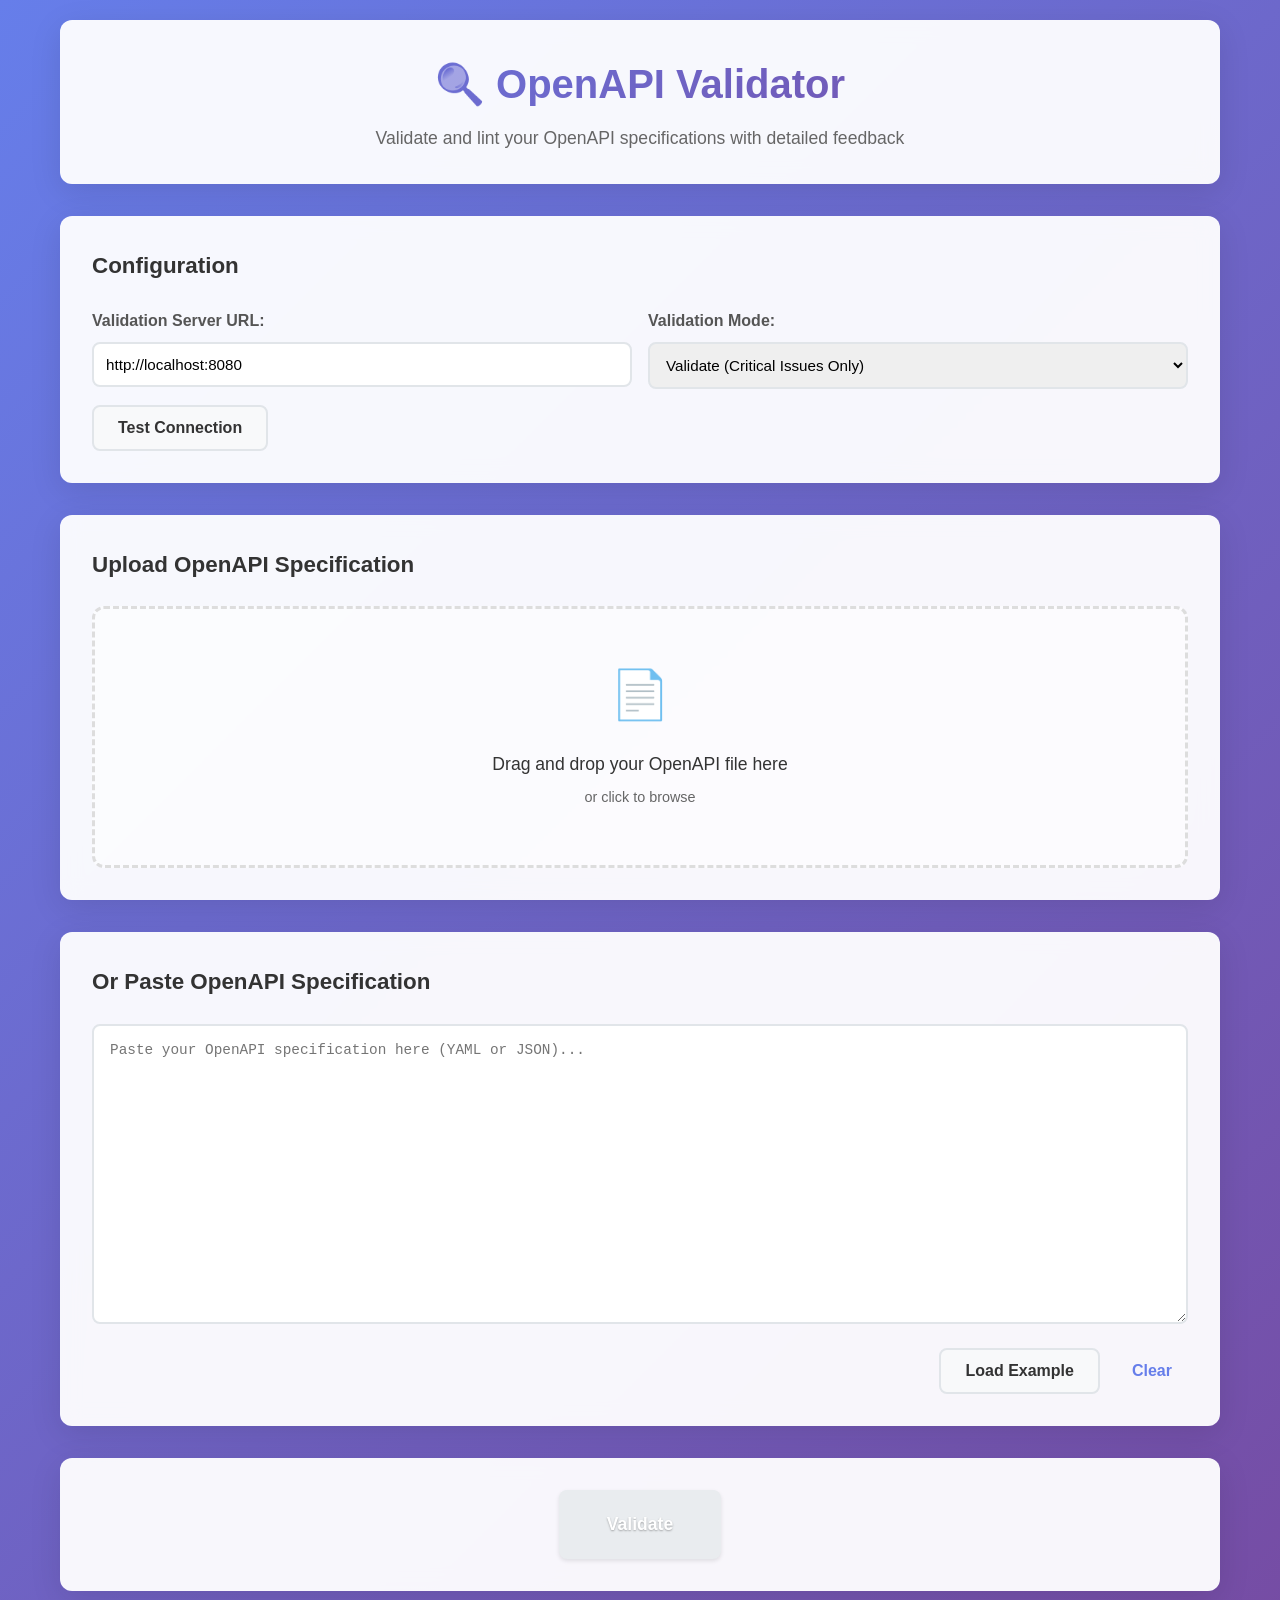
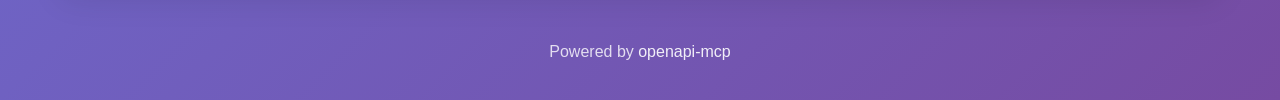
<file: openapi-validator/index.html>
<!DOCTYPE html>
<html lang="en">
<head>
    <meta charset="UTF-8">
    <meta name="viewport" content="width=device-width, initial-scale=1.0">
    <title>OpenAPI Validator</title>
    <link rel="stylesheet" href="styles.css">
    <link rel="icon" href="data:image/svg+xml,<svg xmlns='http://www.w3.org/2000/svg' viewBox='0 0 100 100'><text y='.9em' font-size='90'>🔍</text></svg>">
</head>
<body>
    <div class="container">
        <header>
            <h1>🔍 OpenAPI Validator</h1>
            <p>Validate and lint your OpenAPI specifications with detailed feedback</p>
        </header>

        <main>
            <!-- Configuration Section -->
            <section class="config-section">
                <h2>Configuration</h2>
                <div class="config-grid">
                    <div class="config-item">
                        <label for="server-url">Validation Server URL:</label>
                        <input type="url" id="server-url" value="http://localhost:8080" 
                               placeholder="http://localhost:8080">
                    </div>
                    <div class="config-item">
                        <label for="validation-mode">Validation Mode:</label>
                        <select id="validation-mode">
                            <option value="validate">Validate (Critical Issues Only)</option>
                            <option value="lint">Lint (Comprehensive Analysis)</option>
                        </select>
                    </div>
                </div>
                <button id="test-connection" class="btn btn-secondary">Test Connection</button>
                <div id="connection-status" class="status-indicator"></div>
            </section>

            <!-- Upload Section -->
            <section class="upload-section">
                <h2>Upload OpenAPI Specification</h2>
                <div class="upload-area" id="upload-area">
                    <div class="upload-content">
                        <div class="upload-icon">📄</div>
                        <p>Drag and drop your OpenAPI file here</p>
                        <p class="upload-subtitle">or click to browse</p>
                        <input type="file" id="file-input" accept=".json,.yaml,.yml" hidden>
                    </div>
                </div>
                <div class="file-info" id="file-info" style="display: none;">
                    <div class="file-details">
                        <span class="file-name" id="file-name"></span>
                        <span class="file-size" id="file-size"></span>
                    </div>
                    <button id="clear-file" class="btn btn-text">Clear</button>
                </div>
            </section>

            <!-- Text Input Alternative -->
            <section class="text-input-section">
                <h2>Or Paste OpenAPI Specification</h2>
                <textarea id="spec-input" placeholder="Paste your OpenAPI specification here (YAML or JSON)..."></textarea>
                <div class="text-actions">
                    <button id="load-example" class="btn btn-secondary">Load Example</button>
                    <button id="clear-text" class="btn btn-text">Clear</button>
                </div>
            </section>

            <!-- Actions -->
            <section class="actions-section">
                <button id="validate-btn" class="btn btn-primary" disabled>
                    <span class="btn-text">Validate</span>
                    <span class="btn-spinner" style="display: none;">⟳</span>
                </button>
            </section>

            <!-- Results Section -->
            <section class="results-section" id="results-section" style="display: none;">
                <h2>Validation Results</h2>
                <div class="results-header">
                    <div class="results-summary" id="results-summary"></div>
                    <div class="results-actions">
                        <button id="export-results" class="btn btn-secondary">Export Results</button>
                    </div>
                </div>
                <div class="results-content" id="results-content"></div>
            </section>
        </main>

        <footer>
            <p>Powered by <a href="https://github.com/jedisct1/openapi-mcp" target="_blank">openapi-mcp</a></p>
        </footer>
    </div>

    <script src="script.js"></script>
</body>
</html>
</file>
<file: openapi-validator/styles.css>
/* Reset and base styles */
* {
    margin: 0;
    padding: 0;
    box-sizing: border-box;
}

body {
    font-family: -apple-system, BlinkMacSystemFont, 'Segoe UI', Roboto, Oxygen, Ubuntu, Cantarell, sans-serif;
    line-height: 1.6;
    color: #333;
    background: linear-gradient(135deg, #667eea 0%, #764ba2 100%);
    min-height: 100vh;
}

.container {
    max-width: 1200px;
    margin: 0 auto;
    padding: 20px;
}

/* Header */
header {
    text-align: center;
    margin-bottom: 2rem;
    background: rgba(255, 255, 255, 0.95);
    padding: 2rem;
    border-radius: 12px;
    backdrop-filter: blur(10px);
    box-shadow: 0 8px 32px rgba(0, 0, 0, 0.1);
}

header h1 {
    font-size: 2.5rem;
    margin-bottom: 0.5rem;
    background: linear-gradient(135deg, #667eea, #764ba2);
    -webkit-background-clip: text;
    -webkit-text-fill-color: transparent;
    background-clip: text;
}

header p {
    font-size: 1.1rem;
    color: #666;
}

/* Main content */
main {
    display: flex;
    flex-direction: column;
    gap: 2rem;
}

/* Sections */
section {
    background: rgba(255, 255, 255, 0.95);
    padding: 2rem;
    border-radius: 12px;
    backdrop-filter: blur(10px);
    box-shadow: 0 8px 32px rgba(0, 0, 0, 0.1);
}

section h2 {
    margin-bottom: 1.5rem;
    color: #333;
    font-size: 1.4rem;
}

/* Configuration Section */
.config-grid {
    display: grid;
    grid-template-columns: 1fr 1fr;
    gap: 1rem;
    margin-bottom: 1rem;
}

.config-item {
    display: flex;
    flex-direction: column;
    gap: 0.5rem;
}

.config-item label {
    font-weight: 600;
    color: #555;
}

.config-item input,
.config-item select {
    padding: 0.75rem;
    border: 2px solid #e1e5e9;
    border-radius: 8px;
    font-size: 0.95rem;
    transition: border-color 0.2s;
}

.config-item input:focus,
.config-item select:focus {
    outline: none;
    border-color: #667eea;
}

/* Status indicator */
.status-indicator {
    margin-top: 1rem;
    padding: 0.75rem;
    border-radius: 8px;
    font-weight: 500;
    text-align: center;
    display: none;
}

.status-indicator.success {
    background: #d4edda;
    color: #155724;
    border: 1px solid #c3e6cb;
    display: block;
}

.status-indicator.error {
    background: #f8d7da;
    color: #721c24;
    border: 1px solid #f5c6cb;
    display: block;
}

.status-indicator.testing {
    background: #fff3cd;
    color: #856404;
    border: 1px solid #ffeaa7;
    display: block;
}

/* Upload Section */
.upload-area {
    border: 3px dashed #ddd;
    border-radius: 12px;
    padding: 3rem;
    text-align: center;
    cursor: pointer;
    transition: all 0.3s ease;
    background: rgba(255, 255, 255, 0.5);
}

.upload-area:hover,
.upload-area.dragover {
    border-color: #667eea;
    background: rgba(102, 126, 234, 0.05);
}

.upload-content {
    pointer-events: none;
}

.upload-icon {
    font-size: 3rem;
    margin-bottom: 1rem;
}

.upload-area p {
    font-size: 1.1rem;
    margin-bottom: 0.5rem;
}

.upload-subtitle {
    color: #666;
    font-size: 0.9rem !important;
}

.file-info {
    display: flex;
    justify-content: space-between;
    align-items: center;
    padding: 1rem;
    background: rgba(102, 126, 234, 0.1);
    border-radius: 8px;
    margin-top: 1rem;
}

.file-details {
    display: flex;
    flex-direction: column;
    gap: 0.25rem;
}

.file-name {
    font-weight: 600;
    color: #333;
}

.file-size {
    font-size: 0.9rem;
    color: #666;
}

/* Text Input Section */
#spec-input {
    width: 100%;
    height: 300px;
    padding: 1rem;
    border: 2px solid #e1e5e9;
    border-radius: 8px;
    font-family: 'Monaco', 'Menlo', 'Ubuntu Mono', monospace;
    font-size: 0.9rem;
    resize: vertical;
    transition: border-color 0.2s;
}

#spec-input:focus {
    outline: none;
    border-color: #667eea;
}

.text-actions {
    display: flex;
    gap: 1rem;
    margin-top: 1rem;
    justify-content: flex-end;
}

/* Actions Section */
.actions-section {
    text-align: center;
}

/* Buttons */
.btn {
    padding: 0.75rem 1.5rem;
    border: none;
    border-radius: 8px;
    font-size: 1rem;
    font-weight: 600;
    cursor: pointer;
    transition: all 0.2s;
    display: inline-flex;
    align-items: center;
    gap: 0.5rem;
    text-decoration: none;
}

.btn:disabled {
    background: #e9ecef !important;
    color: #6c757d !important;
    cursor: not-allowed;
    opacity: 1;
}

.btn-primary {
    background: linear-gradient(135deg, #4c63d2, #5a4fcf) !important;
    color: white !important;
    padding: 1rem 2rem;
    font-size: 1.1rem;
    font-weight: 700;
    box-shadow: 0 2px 4px rgba(0, 0, 0, 0.1);
    text-shadow: 0 1px 2px rgba(0, 0, 0, 0.3) !important;
}

.btn-primary:not(:disabled),
.btn-primary:active,
.btn-primary:focus,
.btn-primary:visited {
    color: white !important;
    text-shadow: 0 1px 2px rgba(0, 0, 0, 0.3) !important;
}

.btn-primary * {
    color: white !important;
    text-shadow: 0 1px 2px rgba(0, 0, 0, 0.3) !important;
}

.btn-primary .btn-text,
.btn-primary .btn-spinner {
    color: white !important;
    background: transparent !important;
    text-shadow: 0 1px 2px rgba(0, 0, 0, 0.3) !important;
}

.btn-primary:hover:not(:disabled) {
    transform: translateY(-2px);
    box-shadow: 0 4px 12px rgba(76, 99, 210, 0.4);
    background: linear-gradient(135deg, #3b4bc7, #4a3fcc) !important;
    color: white !important;
}

.btn-primary:hover:not(:disabled) * {
    color: white !important;
}

.btn-primary:hover:not(:disabled) .btn-text,
.btn-primary:hover:not(:disabled) .btn-spinner {
    color: white !important;
    background: transparent !important;
}

.btn-secondary {
    background: #f8f9fa;
    color: #333;
    border: 2px solid #e1e5e9;
}

.btn-secondary:hover {
    background: #e9ecef;
    border-color: #adb5bd;
}

.btn-text {
    background: transparent;
    color: #667eea;
    padding: 0.5rem 1rem;
}

.btn-text:hover {
    background: rgba(102, 126, 234, 0.1);
}

.btn-spinner {
    animation: spin 1s linear infinite;
}

@keyframes spin {
    from { transform: rotate(0deg); }
    to { transform: rotate(360deg); }
}

/* Results Section */
.results-header {
    display: flex;
    justify-content: space-between;
    align-items: center;
    margin-bottom: 1.5rem;
    flex-wrap: wrap;
    gap: 1rem;
}

.results-summary {
    display: flex;
    gap: 1rem;
    flex-wrap: wrap;
}

.summary-item {
    padding: 0.5rem 1rem;
    border-radius: 20px;
    font-weight: 600;
    font-size: 0.9rem;
}

.summary-success {
    background: #d4edda;
    color: #155724;
}

.summary-error {
    background: #f8d7da;
    color: #721c24;
}

.summary-warning {
    background: #fff3cd;
    color: #856404;
}

/* Issues List */
.issues-list {
    display: flex;
    flex-direction: column;
    gap: 1rem;
}

.issue-item {
    padding: 1rem;
    border-radius: 8px;
    border-left: 4px solid;
}

.issue-error {
    background: #f8d7da;
    border-left-color: #dc3545;
}

.issue-warning {
    background: #fff3cd;
    border-left-color: #ffc107;
}

.issue-header {
    display: flex;
    justify-content: between;
    align-items: flex-start;
    margin-bottom: 0.5rem;
    gap: 1rem;
}

.issue-type {
    padding: 0.25rem 0.5rem;
    border-radius: 4px;
    font-size: 0.8rem;
    font-weight: 600;
    text-transform: uppercase;
    flex-shrink: 0;
}

.issue-type.error {
    background: #dc3545;
    color: white;
}

.issue-type.warning {
    background: #ffc107;
    color: #212529;
}

.issue-message {
    font-weight: 600;
    margin-bottom: 0.5rem;
    flex-grow: 1;
}

.issue-suggestion {
    color: #666;
    font-style: italic;
    margin-bottom: 0.5rem;
}

.issue-context {
    display: flex;
    gap: 1rem;
    font-size: 0.9rem;
    color: #555;
    flex-wrap: wrap;
}

.issue-context span {
    background: rgba(0, 0, 0, 0.05);
    padding: 0.25rem 0.5rem;
    border-radius: 4px;
}

/* Success message */
.success-message {
    text-align: center;
    padding: 2rem;
    color: #155724;
}

.success-message .success-icon {
    font-size: 3rem;
    margin-bottom: 1rem;
}

/* Footer */
footer {
    text-align: center;
    margin-top: 2rem;
    padding: 1rem;
    color: rgba(255, 255, 255, 0.8);
}

footer a {
    color: rgba(255, 255, 255, 0.9);
    text-decoration: none;
}

footer a:hover {
    text-decoration: underline;
}

/* Responsive design */
@media (max-width: 768px) {
    .container {
        padding: 10px;
    }
    
    .config-grid {
        grid-template-columns: 1fr;
    }
    
    .results-header {
        flex-direction: column;
        align-items: stretch;
    }
    
    .results-summary {
        justify-content: center;
    }
    
    .issue-header {
        flex-direction: column;
        gap: 0.5rem;
    }
    
    .issue-context {
        flex-direction: column;
        gap: 0.5rem;
    }
    
    header h1 {
        font-size: 2rem;
    }
    
    .upload-area {
        padding: 2rem 1rem;
    }
}
</file>
